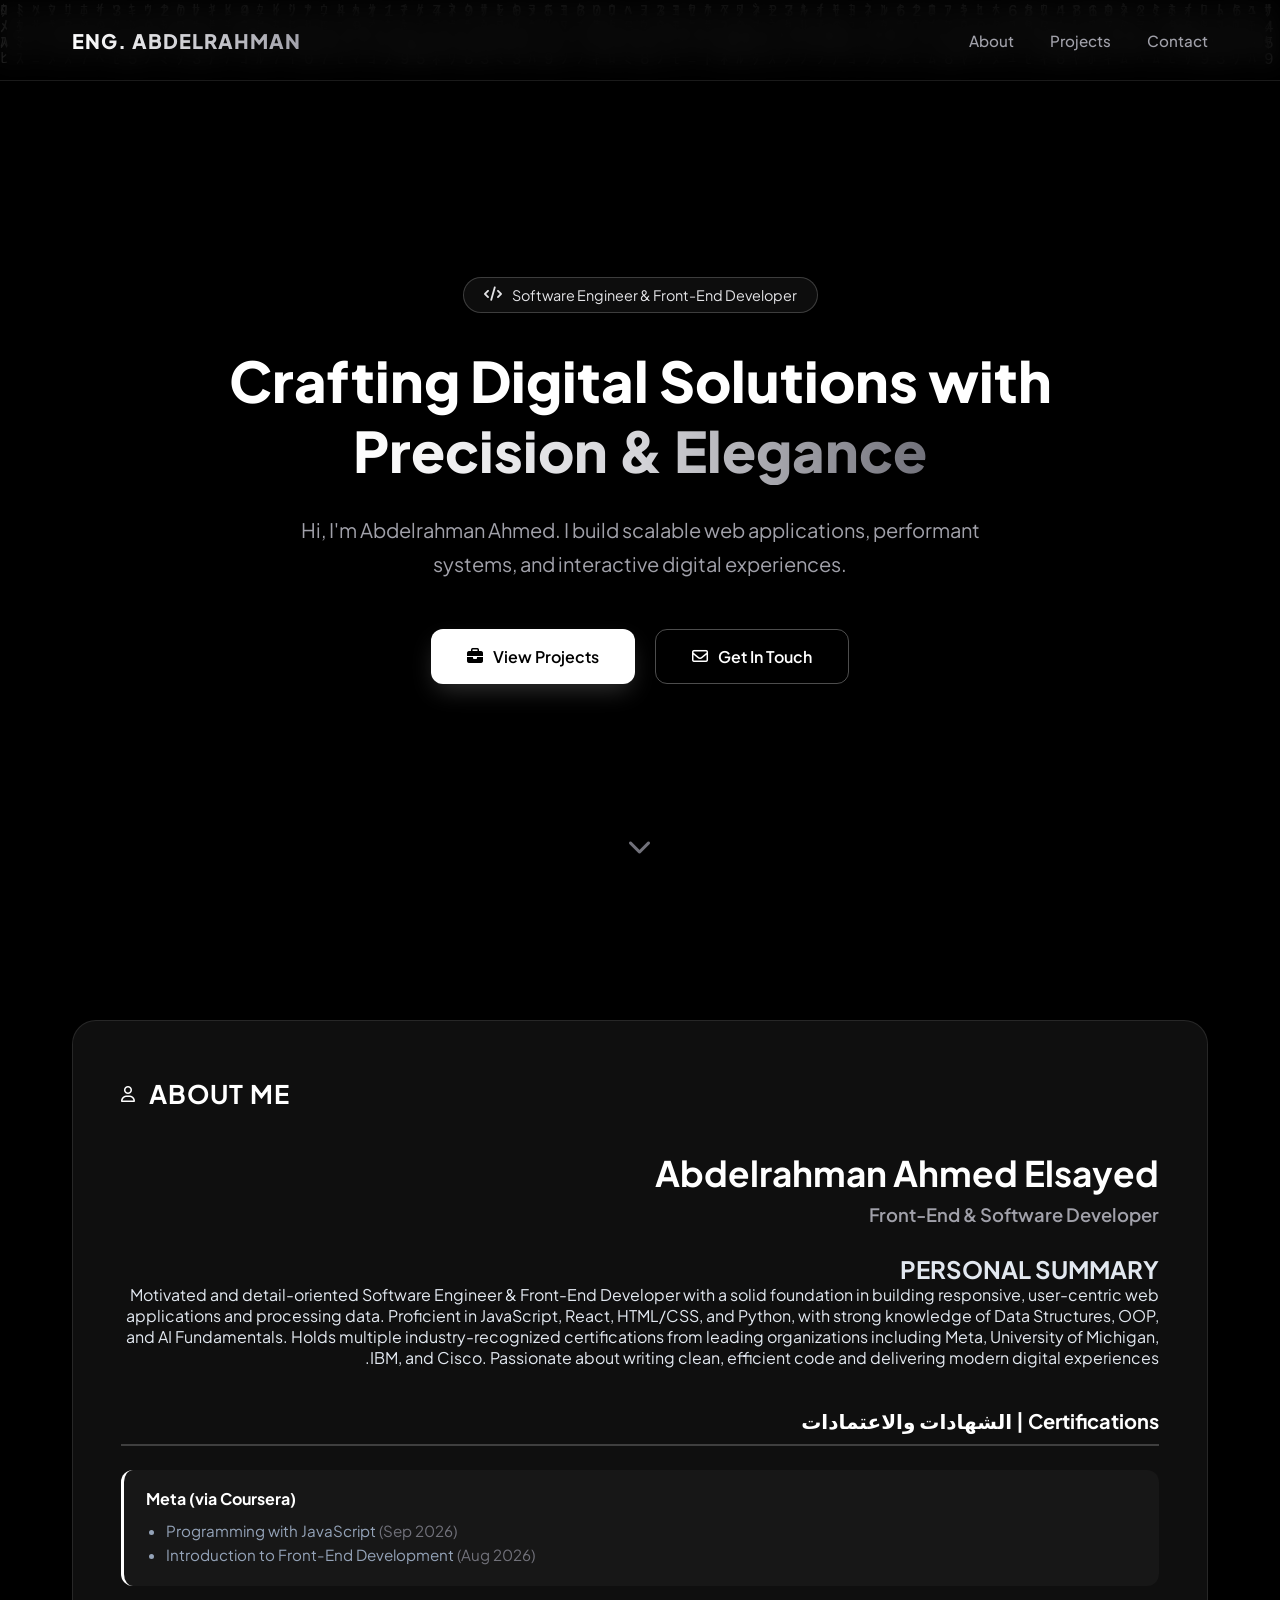
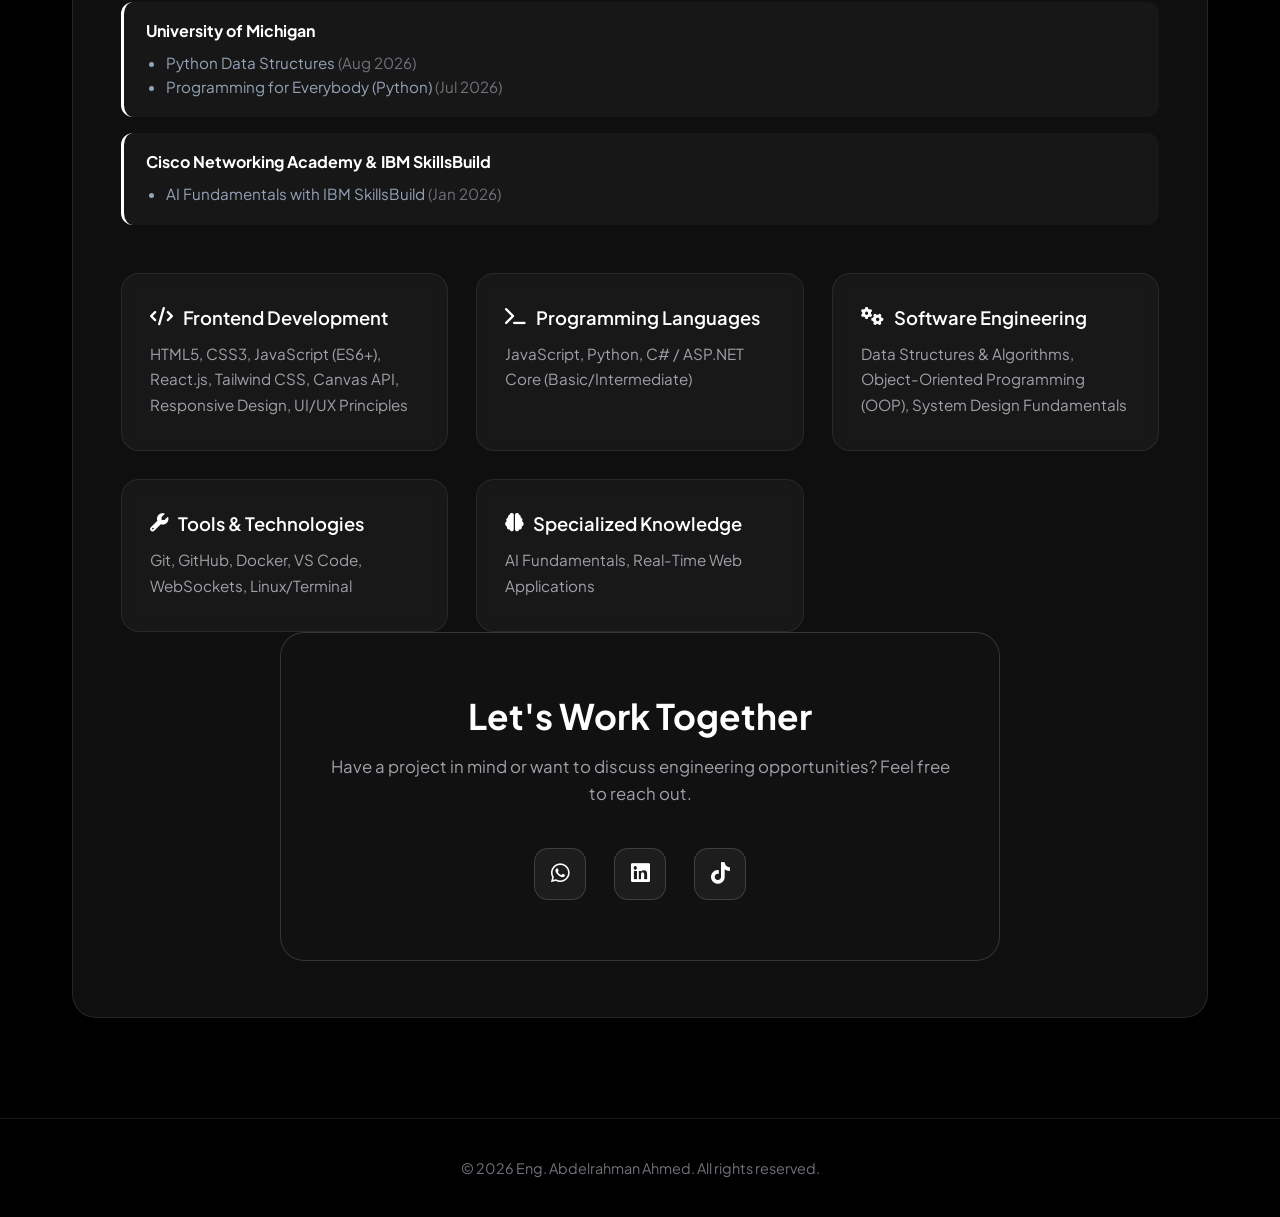
<file: index.html>
﻿<!DOCTYPE html>
<html lang="ar" dir="rtl">
<head>
    <meta charset="utf-8" />
    <meta name="viewport" content="width=device-width, initial-scale=1.0" />
    <title>Eng / Abdelrahman Ahmed</title>
    <meta name="google-site-verification" content="t9A5dMuPfC38juTL28Db5O5JPauDeHC5A35F6Erp21M" /> <!-- Google Site Verification -->
    <link rel="preconnect" href="https://fonts.googleapis.com">
    <link rel="preconnect" href="https://fonts.gstatic.com" crossorigin="anonymous" />
    <!-- FontAwesome Icons -->
    <link rel="stylesheet" href="https://cdnjs.cloudflare.com/ajax/libs/font-awesome/6.4.0/css/all.min.css" />
    <!-- Google Fonts -->
    <link href="https://fonts.googleapis.com/css2?family=Plus+Jakarta+Sans:wght@300;400;600;800&display=swap" rel="stylesheet" />
    <!-- CSS File -->
    <link rel="stylesheet" href="StyleSheet.css"/>
</head>
<body>

    <!-- Canvas خلفية الماتريكس -->
    <canvas id="matrix-canvas"></canvas>

    <!-- Header Navigation -->
    <header>
        <div class="nav-container">
            <a href="index.html" class="logo">ENG. ABDELRAHMAN</a>
            <nav>
                <ul>
                    <li><a href="#about">About</a></li>
                    <li><a href="project.html">Projects</a></li>
                    <li><a href="#contact">Contact</a></li>
                </ul>
            </nav>
        </div>
    </header>

    <!-- Hero Section -->
    <section class="hero">
        <div class="badge"><i class="fa-solid fa-code"></i> Software Engineer & Front-End Developer</div>
        <h1>Crafting Digital Solutions with <span class="gradient-text">Precision & Elegance</span></h1>
        <p>Hi, I'm Abdelrahman Ahmed. I build scalable web applications, performant systems, and interactive digital experiences.</p>
        <div class="cta-buttons">
            <a href="project.html" class="btn btn-primary"><i class="fa-solid fa-briefcase"></i> View Projects</a>
            <a href="#contact" class="btn btn-outline"><i class="fa-regular fa-envelope"></i> Get In Touch</a>
        </div>
        <a href="#about" class="scroll-down"><i class="fa-solid fa-chevron-down"></i></a>
    </section>

    <!-- Main Content -->
    <main class="main-container">

        <!-- About Section -->
        <section id="about" class="section-card">
            <div class="section-title">
                <i class="fa-regular fa-user"></i>
                <h2>About Me</h2>
            </div>

            <div class="about-container">
                <h1 class="about-name">Abdelrahman Ahmed Elsayed</h1>
                <p class="about-role">Front-End & Software Developer</p>

                <!-- About Text -->
                <div class="about-text-box">
                    <p>
                        <h2>  PERSONAL SUMMARY </h2>

                        Motivated and detail-oriented Software Engineer & Front-End Developer with a solid foundation in building responsive, user-centric web applications and processing data. Proficient in JavaScript, React, HTML/CSS, and Python, with strong knowledge of Data Structures, OOP, and AI Fundamentals. Holds multiple industry-recognized certifications from leading organizations including Meta, University of Michigan, IBM, and Cisco. Passionate about writing clean, efficient code and delivering modern digital experiences.
                    </p>
                </div>

                <!-- Certifications -->
                <div class="certifications-box">
                    <h3>Certifications | الشهادات والاعتمادات</h3>

                    <div class="cert-list">
                        <div class="cert-item">
                            <strong>Meta (via Coursera)</strong>
                            <ul>
                                <!-- استبدل LINK_HERE بالرابط الخاص بشهادتك -->
                                <li><a href="https://coursera.org/share/5b8f56372f3a46ff65ff4b0a6a95d1f1" target="_blank" rel="noopener noreferrer">Programming with JavaScript</a> <span>(Sep 2026)</span></li>

                                <li><a href="https://coursera.org/share/7e041d4a4912ee413df217f519a44645" target="_blank" rel="noopener noreferrer">Introduction to Front-End Development</a> <span>(Aug 2026)</span></li>
                            </ul>
                        </div>

                        <div class="cert-item">
                            <strong>University of Michigan</strong>
                            <ul>
                                <li><a href="https://coursera.org/share/79c1828330349b31be9193b4079b2101" target="_blank" rel="noopener noreferrer">Python Data Structures</a> <span>(Aug 2026)</span></li>
                                <li><a href="https://coursera.org/share/e238d1a3c19d693c61dc2bca74286e57" target="_blank" rel="noopener noreferrer">Programming for Everybody (Python)</a> <span>(Jul 2026)</span></li>
                            </ul>
                        </div>

                        <div class="cert-item">
                            <strong>Cisco Networking Academy & IBM SkillsBuild</strong>
                            <ul>
                                <li><a href="https://www.credly.com/badges/4eeffe1c-8b77-4049-aa99-68dbc26bafa9/public_url" target="_blank" rel="noopener noreferrer">AI Fundamentals with IBM SkillsBuild</a> <span>(Jan 2026)</span></li>
                            </ul>
                        </div>
                    </div>
                </div>
            </div>

            <!-- Skills Section -->
            <div class="skills-grid">
                <div class="skill-card">
                    <h3><i class="fa-solid fa-code"></i> Frontend Development</h3>
                    <p>HTML5, CSS3, JavaScript (ES6+), React.js, Tailwind CSS, Canvas API, Responsive Design, UI/UX Principles</p>
                </div>

                <div class="skill-card">
                    <h3><i class="fa-solid fa-terminal"></i> Programming Languages</h3>
                    <p>JavaScript, Python, C# / ASP.NET Core (Basic/Intermediate)</p>
                </div>

                <div class="skill-card">
                    <h3><i class="fa-solid fa-gears"></i> Software Engineering</h3>
                    <p>Data Structures & Algorithms, Object-Oriented Programming (OOP), System Design Fundamentals</p>
                </div>

                <div class="skill-card">
                    <h3><i class="fa-solid fa-wrench"></i> Tools & Technologies</h3>
                    <p>Git, GitHub, Docker, VS Code, WebSockets, Linux/Terminal</p>
                </div>

                <div class="skill-card">
                    <h3><i class="fa-solid fa-brain"></i> Specialized Knowledge</h3>
                    <p>AI Fundamentals, Real-Time Web Applications</p>
                </div>
            </div>
            <!-- Projects Section -->
            <!-- Contact Section -->
            <section id="contact" class="contact-box">
                <h2>Let's Work Together</h2>
                <p>Have a project in mind or want to discuss engineering opportunities? Feel free to reach out.</p>
                <div class="social-links">
                    <a href="https://wa.me/201093239395" target="_blank" aria-label="WhatsApp"><i class="fa-brands fa-whatsapp"></i></a>
                    <a href="https://www.linkedin.com/in/abdelrahman-elsayed-5474783a8" target="_blank" aria-label="LinkedIn"><i class="fa-brands fa-linkedin"></i></a>
                    <a href="https://www.tiktok.com/@3bdelrahmanahmed4?_r=1&_t=ZS-99ex3rd3MW5" target="_blank" aria-label="TikTok"><i class="fa-brands fa-tiktok"></i></a>
                </div>
            </section>
        </section>
</main>

    <footer>
        © <span id="year"></span> Eng. Abdelrahman Ahmed. All rights reserved.
    </footer>

    <!-- JS File -->
    <script src="Script.js" defer></script>
</body>
</html>
</file>
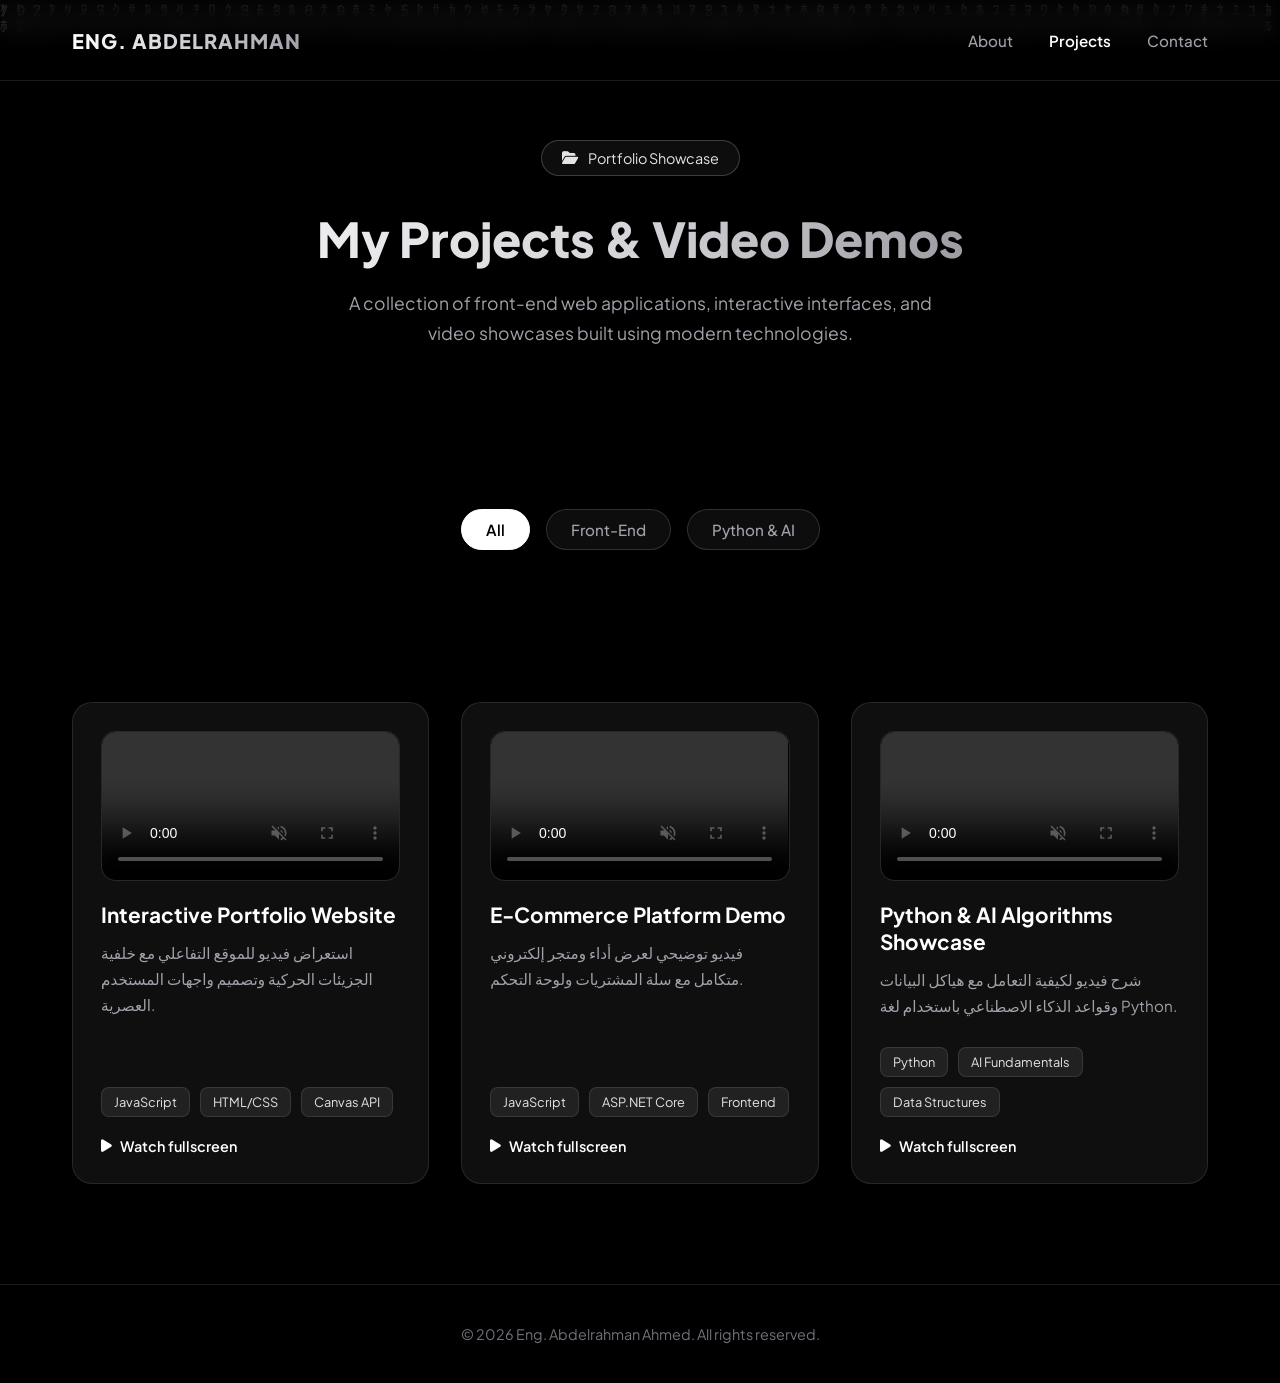
<file: project.html>
﻿<!DOCTYPE html>
<html lang="en">
<head>
    <meta charset="utf-8" />
    <meta name="viewport" content="width=device-width, initial-scale=1.0" />
    <title>Projects | Eng. Abdelrahman Ahmed</title>
    <!-- FontAwesome Icons -->
    <link rel="stylesheet" href="https://cdnjs.cloudflare.com/ajax/libs/font-awesome/6.4.0/css/all.min.css" />
    <!-- Google Fonts -->
    <link href="https://fonts.googleapis.com/css2?family=Plus+Jakarta+Sans:wght@300;400;600;800&display=swap" rel="stylesheet" />
    <!-- CSS File -->
    <link rel="stylesheet" href="StyleSheet.css" />
</head>
<body>

    <!-- Canvas خلفية الماتريكس -->
    <canvas id="matrix-canvas"></canvas>

    <!-- Header Navigation -->
    <header>
        <div class="nav-container">
            <a href="index.html" class="logo">ENG. ABDELRAHMAN</a>
            <nav>
                <ul>
                    <li><a href="index.html#about">About</a></li>
                    <li><a href="project.html" class="active">Projects</a></li>
                    <li><a href="index.html#contact">Contact</a></li>
                </ul>
            </nav>
        </div>
    </header>

    <!-- Main Section -->
    <main class="main-container" style="padding-top: 140px;">
        <!-- Page Header -->
        <div class="project-page-header">
            <div class="badge"><i class="fa-solid fa-folder-open"></i> Portfolio Showcase</div>
            <h1 class="gradient-text">My Projects & Video Demos</h1>
            <p>
                A collection of front-end web applications, interactive interfaces, and video showcases built using modern technologies.
            </p>
        </div>

        <!-- Category Filters -->
        <div class="project-filters">
            <button class="filter-btn active" data-filter="all">All</button>
            <button class="filter-btn" data-filter="frontend">Front-End</button>
            <button class="filter-btn" data-filter="python">Python & AI</button>
        </div>

        <!-- Projects / Videos Grid -->
        <div class="projects-grid">

            <!-- Project Video 1 -->
            <div class="project-card" data-category="frontend">
                <div>
                    <div class="video-wrapper">
                        <video class="scroll-video" autoplay muted playsinline loop controls preload="metadata">
                            <source src="https://res.cloudinary.com/nlibbhlf/video/upload/f_auto,q_auto/v1789001645/Nike_Store_-_Personal_-_Microsoft_Edge_2026-09-05_04-58-23.mp4" type="video/mp4">
                            Your browser does not support the video tag.
                        </video>
                    </div>
                    <h3>Interactive Portfolio Website</h3>
                    <p>استعراض فيديو للموقع التفاعلي مع خلفية الجزيئات الحركية وتصميم واجهات المستخدم العصرية.</p>
                </div>
                <div>
                    <div class="tags">
                        <span>JavaScript</span>
                        <span>HTML/CSS</span>
                        <span>Canvas API</span>
                    </div>
                    <div class="card-links">
                        <a href="https://res.cloudinary.com/nlibbhlf/video/upload/f_auto,q_auto/v1789001645/Nike_Store_-_Personal_-_Microsoft_Edge_2026-09-05_04-58-23.mp4" target="_blank" class="project-link"><i class="fa-solid fa-play"></i> Watch fullscreen</a>
                    </div>
                </div>
            </div>

            <!-- Project Video 2 -->
            <div class="project-card" data-category="frontend">
                <div>
                    <div class="video-wrapper">
                        <video class="scroll-video" autoplay muted playsinline loop controls preload="metadata">
                            <source src="https://res.cloudinary.com/nlibbhlf/video/upload/f_auto,q_auto/v1789001704/Fake_Site_-_Animated_Edition_-_Personal_-_Microsoft_Edge_2026-09-04_04-46-23.mp4" type="video/mp4">
                            Your browser does not support the video tag.
                        </video>
                    </div>
                    <h3>E-Commerce Platform Demo</h3>
                    <p>فيديو توضيحي لعرض أداء ومتجر إلكتروني متكامل مع سلة المشتريات ولوحة التحكم.</p>
                </div>
                <div>
                    <div class="tags">
                        <span>JavaScript</span>
                        <span>ASP.NET Core</span>
                        <span>Frontend</span>
                    </div>
                    <div class="card-links">
                        <a href="https://res.cloudinary.com/nlibbhlf/video/upload/f_auto,q_auto/v1789001704/Fake_Site_-_Animated_Edition_-_Personal_-_Microsoft_Edge_2026-09-04_04-46-23.mp4" target="_blank" class="project-link"><i class="fa-solid fa-play"></i> Watch fullscreen</a>
                    </div>
                </div>
            </div>

            <!-- Project Video 3 -->
            <div class="project-card" data-category="python">
                <div>
                    <div class="video-wrapper">
                        <video class="scroll-video" autoplay muted playsinline loop controls preload="metadata">
                            <source src="https://res.cloudinary.com/nlibbhlf/video/upload/f_auto,q_auto/v1789001688/Dr._Rawan_Ahmed___Premium_Diet_Plans_-_Personal_-_Microsoft_Edge_2026-09-04_05-33-34.mp4" type="video/mp4">
                            Your browser does not support the video tag.
                        </video>
                    </div>
                    <h3>Python & AI Algorithms Showcase</h3>
                    <p>شرح فيديو لكيفية التعامل مع هياكل البيانات وقواعد الذكاء الاصطناعي باستخدام لغة Python.</p>
                </div>
                <div>
                    <div class="tags">
                        <span>Python</span>
                        <span>AI Fundamentals</span>
                        <span>Data Structures</span>
                    </div>
                    <div class="card-links">
                        <a href="https://res.cloudinary.com/nlibbhlf/video/upload/f_auto,q_auto/v1789001688/Dr._Rawan_Ahmed___Premium_Diet_Plans_-_Personal_-_Microsoft_Edge_2026-09-04_05-33-34.mp4" target="_blank" class="project-link"><i class="fa-solid fa-play"></i> Watch fullscreen</a>
                    </div>
                </div>
            </div>
        </div>
    </main>

    <footer>
        © <span id="year"></span> Eng. Abdelrahman Ahmed. All rights reserved.
    </footer>

    <!-- JS File -->
    <script src="Script.js" defer></script>
</body>
</html>
</file>
<file: StyleSheet.css>
﻿
@import url('https://fonts.googleapis.com/css2?family=Plus+Jakarta+Sans:wght@300;400;600;800&display=swap');

* {
    margin: 0;
    padding: 0;
    box-sizing: border-box;
    font-family: 'Plus Jakarta Sans', system-ui, -apple-system, sans-serif;
}
* {
    margin: 0;
    padding: 0;
    box-sizing: border-box;
    font-family: 'Plus Jakarta Sans', system-ui, -apple-system, sans-serif;
}

html, body {
    width: 100%;
    min-height: 100vh;
    margin: 0;
    padding: 0;
    background-color: #000000;
    color: #ffffff;
    overflow-x: hidden;
    direction: ltr;
}

/* --- Matrix Canvas Layer --- */
#matrix-canvas {
    position: fixed !important;
    top: 0 !important;
    left: 0 !important;
    width: 100vw !important;
    height: 100vh !important;
    z-index: 0 !important;
    pointer-events: none;
    background: #000000;
}

/* --- Header Navigation --- */
header {
    position: fixed;
    top: 0;
    left: 0;
    right: 0;
    z-index: 50;
    backdrop-filter: blur(12px);
    -webkit-backdrop-filter: blur(12px);
    background: rgba(0, 0, 0, 0.75);
    border-bottom: 1px solid rgba(255, 255, 255, 0.1);
}

.nav-container {
    max-width: 1200px;
    margin: 0 auto;
    padding: 0 32px;
    height: 80px;
    display: flex;
    align-items: center;
    justify-content: space-between;
}

.logo {
    font-size: 1.25rem;
    font-weight: 800;
    letter-spacing: 1px;
    background: linear-gradient(to right, #ffffff, #a1a1aa);
    -webkit-background-clip: text;
    -webkit-text-fill-color: transparent;
    text-decoration: none;
}

nav ul {
    display: flex;
    list-style: none;
    gap: 36px;
}

nav a {
    color: #a1a1aa;
    text-decoration: none;
    font-size: 0.95rem;
    font-weight: 500;
    transition: color 0.3s;
}

    nav a:hover, header nav a.active {
        color: #ffffff;
        font-weight: 600;
    }

/* --- Layout Main Container --- */
.main-container {
    position: relative;
    z-index: 10;
    max-width: 1200px;
    margin: 0 auto;
    padding: 120px 32px 100px;
    display: flex;
    flex-direction: column;
    gap: 100px; /* مسافة واضحة ومريحة بين الأقسام الرئيسية */
    background: transparent;
}

/* --- Hero Section --- */
.hero {
    position: relative;
    z-index: 10;
    min-height: 100vh;
    display: flex;
    flex-direction: column;
    justify-content: center;
    align-items: center;
    text-align: center;
    padding: 120px 24px 60px;
    background: transparent;
}

.badge {
    display: inline-flex;
    align-items: center;
    gap: 10px;
    padding: 8px 20px;
    border-radius: 9999px;
    border: 1px solid rgba(255, 255, 255, 0.2);
    background: rgba(255, 255, 255, 0.05);
    color: #e4e4e7;
    font-size: 0.9rem;
    margin-bottom: 32px;
    backdrop-filter: blur(6px);
}

.hero h1 {
    font-size: 3.5rem;
    font-weight: 800;
    line-height: 1.25;
    max-width: 900px;
    margin-bottom: 28px;
}

.gradient-text {
    background: linear-gradient(to right, #ffffff, #d4d4d8, #71717a);
    -webkit-background-clip: text;
    -webkit-text-fill-color: transparent;
}

.hero p {
    color: #a1a1aa;
    font-size: 1.25rem;
    max-width: 680px;
    margin-bottom: 48px;
    line-height: 1.7;
}

.project-page-header {
    text-align: center;
    margin-bottom: 60px;
}

    .project-page-header h1 {
        font-size: 3rem;
        font-weight: 800;
        margin-bottom: 20px;
    }

    .project-page-header p {
        color: #a1a1aa;
        max-width: 620px;
        margin: 0 auto;
        font-size: 1.1rem;
        line-height: 1.7;
    }

.cta-buttons {
    display: flex;
    gap: 20px;
    flex-wrap: wrap;
    justify-content: center;
}

.btn {
    padding: 16px 36px;
    border-radius: 12px;
    font-weight: 600;
    text-decoration: none;
    transition: all 0.3s;
    display: inline-flex;
    align-items: center;
    gap: 10px;
}

.btn-primary {
    background: #ffffff;
    color: #000000;
    box-shadow: 0 10px 25px -5px rgba(255, 255, 255, 0.2);
}

    .btn-primary:hover {
        background: #e4e4e7;
        color: #000000;
        transform: translateY(-2px);
    }

.btn-outline {
    border: 1px solid rgba(255, 255, 255, 0.3);
    color: #ffffff;
    backdrop-filter: blur(4px);
}

    .btn-outline:hover {
        background: rgba(255, 255, 255, 0.15);
        color: #ffffff;
    }

.scroll-down {
    position: absolute;
    bottom: 40px;
    color: #71717a;
    font-size: 1.5rem;
    animation: bounce 2s infinite;
}

@keyframes bounce {
    0%, 20%, 50%, 80%, 100% {
        transform: translateY(0);
    }

    40% {
        transform: translateY(-10px);
    }

    60% {
        transform: translateY(-5px);
    }
}

/* --- Cards General --- */
.section-card {
    padding: 56px 48px;
    border-radius: 24px;
    background: rgba(18, 18, 18, 0.85);
    border: 1px solid rgba(255, 255, 255, 0.1);
    backdrop-filter: blur(12px);
    -webkit-backdrop-filter: blur(12px);
}

.section-title {
    display: flex;
    align-items: center;
    gap: 14px;
    color: #ffffff;
    margin-bottom: 40px;
}

    .section-title h2 {
        color: #ffffff;
        font-size: 1.6rem;
        text-transform: uppercase;
        letter-spacing: 1px;
    }

/* --- About Section --- */
.about-container {
    direction: rtl;
    text-align: right;
    color: #e2e8f0;
    margin-bottom: 48px;
}

.about-name {
    color: #ffffff;
    font-size: 2.2rem;
    margin-bottom: 8px;
}

.about-role {
    color: #a1a1aa;
    font-size: 1.15rem;
    font-weight: 600;
    margin-bottom: 28px;
}

.about-text-box {
    margin-bottom: 40px;
}

    .about-text-box p {
        line-height: 1.9;
        color: #cbd5e1;
        font-size: 1.05rem;
    }

.certifications-box {
    margin-bottom: 40px;
}

    .certifications-box h3 {
        color: #ffffff;
        font-size: 1.25rem;
        border-bottom: 2px solid rgba(255, 255, 255, 0.2);
        padding-bottom: 10px;
        margin-bottom: 24px;
    }

.cert-list {
    display: flex;
    flex-direction: column;
    gap: 16px;
    direction: ltr;
    text-align: left;
}

.cert-item {
    background: rgba(255, 255, 255, 0.03);
    padding: 18px 22px;
    border-radius: 12px;
    border-left: 3px solid #ffffff;
}

    .cert-item strong {
        color: #ffffff;
        font-size: 1rem;
    }

    .cert-item ul {
        margin: 10px 0 0 20px;
        color: #94a3b8;
        font-size: 0.95rem;
        line-height: 1.6;
    }

        .cert-item ul span {
            color: #71717a;
        }

/* --- Skills Grid --- */
.skills-grid {
    display: grid;
    grid-template-columns: repeat(auto-fit, minmax(280px, 1fr));
    gap: 28px; /* زيادة المسافات بين كروت المهارات */
    margin-top: 36px;
}

.skill-card {
    padding: 32px 28px; /* تكسية داخلية واسعة للكارت */
    border-radius: 18px;
    background: rgba(255, 255, 255, 0.03);
    border: 1px solid rgba(255, 255, 255, 0.08);
    backdrop-filter: blur(8px);
    transition: all 0.3s ease;
    display: flex;
    flex-direction: column;
    gap: 12px;
}

    .skill-card:hover {
        background: rgba(255, 255, 255, 0.06);
        border-color: rgba(255, 255, 255, 0.25);
        transform: translateY(-4px);
    }

    .skill-card h3 {
        font-size: 1.15rem;
        font-weight: 600;
        color: #ffffff;
        display: flex;
        align-items: center;
        gap: 10px;
    }

    .skill-card p {
        font-size: 0.95rem;
        color: #a1a1aa;
        line-height: 1.7;
    }

/* --- Projects & Filters --- */
.project-filters {
    display: flex;
    justify-content: center;
    gap: 16px;
    margin-bottom: 52px;
    flex-wrap: wrap;
}

.filter-btn {
    background: rgba(255, 255, 255, 0.05);
    border: 1px solid rgba(255, 255, 255, 0.15);
    color: #a1a1aa;
    padding: 10px 24px;
    border-radius: 9999px;
    cursor: pointer;
    font-size: 0.95rem;
    font-weight: 500;
    transition: all 0.3s;
}

    .filter-btn:hover, .filter-btn.active {
        background: #ffffff;
        color: #000000;
        border-color: #ffffff;
        font-weight: 600;
    }

.projects-grid {
    display: grid;
    grid-template-columns: repeat(auto-fit, minmax(320px, 1fr));
    gap: 32px; /* مسافة مريحة بين كروت المشاريع */
}

.project-card {
    padding: 28px;
    border-radius: 20px;
    background: rgba(18, 18, 18, 0.85);
    border: 1px solid rgba(255, 255, 255, 0.1);
    backdrop-filter: blur(12px);
    -webkit-backdrop-filter: blur(12px);
    transition: all 0.3s;
    display: flex;
    flex-direction: column;
    justify-content: space-between;
}

    .project-card:hover {
        border-color: rgba(255, 255, 255, 0.4);
        transform: translateY(-5px);
        background: rgba(255, 255, 255, 0.05);
    }

.video-wrapper {
    width: 100%;
    border-radius: 14px;
    overflow: hidden;
    margin-bottom: 20px;
    border: 1px solid rgba(255, 255, 255, 0.1);
}

.scroll-video {
    width: 100%;
    display: block;
    border-radius: 14px;
    background-color: #000000;
}

.project-card h3 {
    font-size: 1.3rem;
    margin-bottom: 12px;
    color: #ffffff;
}

.project-card p {
    color: #a1a1aa;
    font-size: 0.95rem;
    margin-bottom: 28px;
    line-height: 1.7;
}

.tags {
    display: flex;
    gap: 10px;
    flex-wrap: wrap;
    margin-bottom: 20px;
}

    .tags span {
        font-size: 0.8rem;
        padding: 6px 12px;
        border-radius: 8px;
        background: rgba(255, 255, 255, 0.08);
        color: #e4e4e7;
        border: 1px solid rgba(255, 255, 255, 0.1);
    }

.card-links {
    display: flex;
    gap: 20px;
    margin-top: 12px;
}

.project-link {
    color: #ffffff;
    font-size: 0.9rem;
    font-weight: 600;
    text-decoration: none;
    display: inline-flex;
    align-items: center;
    gap: 8px;
    transition: color 0.3s;
}

    .project-link:hover,
    .project-link.link-highlight:hover {
        color: #a1a1aa;
    }

    .project-link.link-highlight {
        color: #ffffff;
    }

/* --- Contact Section --- */
.contact-box {
    text-align: center;
    padding: 60px 40px;
    border-radius: 24px;
    background: rgba(18, 18, 18, 0.85);
    border: 1px solid rgba(255, 255, 255, 0.15);
    backdrop-filter: blur(12px);
    -webkit-backdrop-filter: blur(12px);
    max-width: 720px;
    margin: 0 auto;
}

    .contact-box h2 {
        font-size: 2.2rem;
        margin-bottom: 16px;
        color: #ffffff;
    }

    .contact-box p {
        color: #a1a1aa;
        font-size: 1.05rem;
        margin-bottom: 40px;
        line-height: 1.6;
    }

.social-links {
    display: flex;
    justify-content: center;
    gap: 28px;
}

    .social-links a {
        width: 52px;
        height: 52px;
        border-radius: 14px;
        background: rgba(255, 255, 255, 0.05);
        border: 1px solid rgba(255, 255, 255, 0.15);
        color: #ffffff;
        display: flex;
        align-items: center;
        justify-content: center;
        font-size: 1.35rem;
        text-decoration: none;
        transition: all 0.3s;
    }

        .social-links a:hover {
            background: #ffffff;
            color: #000000;
            border-color: #ffffff;
            transform: scale(1.1);
        }

/* --- Footer & Responsive --- */
footer {
    position: relative;
    z-index: 10;
    text-align: center;
    padding: 40px 24px;
    border-top: 1px solid rgba(255, 255, 255, 0.1);
    color: #71717a;
    font-size: 0.9rem;
    background: transparent;
}

@media (max-width: 768px) {
    .main-container {
        padding: 100px 20px 60px;
        gap: 60px;
    }

    .section-card {
        padding: 32px 24px;
    }

    .hero h1,
    .project-page-header h1 {
        font-size: 2.25rem;
    }

    nav {
        display: none;
    }
}
.cert-item ul li a {
    color: inherit; /* ليأخذ نفس لون النص الأصلي */
    text-decoration: none; /* لإزالة الخط السفلي */
    transition: color 0.3s ease;
}

    .cert-item ul li a:hover {
        color: #0070f3; /* يتغير اللون عند تحريك الماوس عليه (اختر اللون المناسب لموقعك) */
        text-decoration: underline;
    }
</file>
